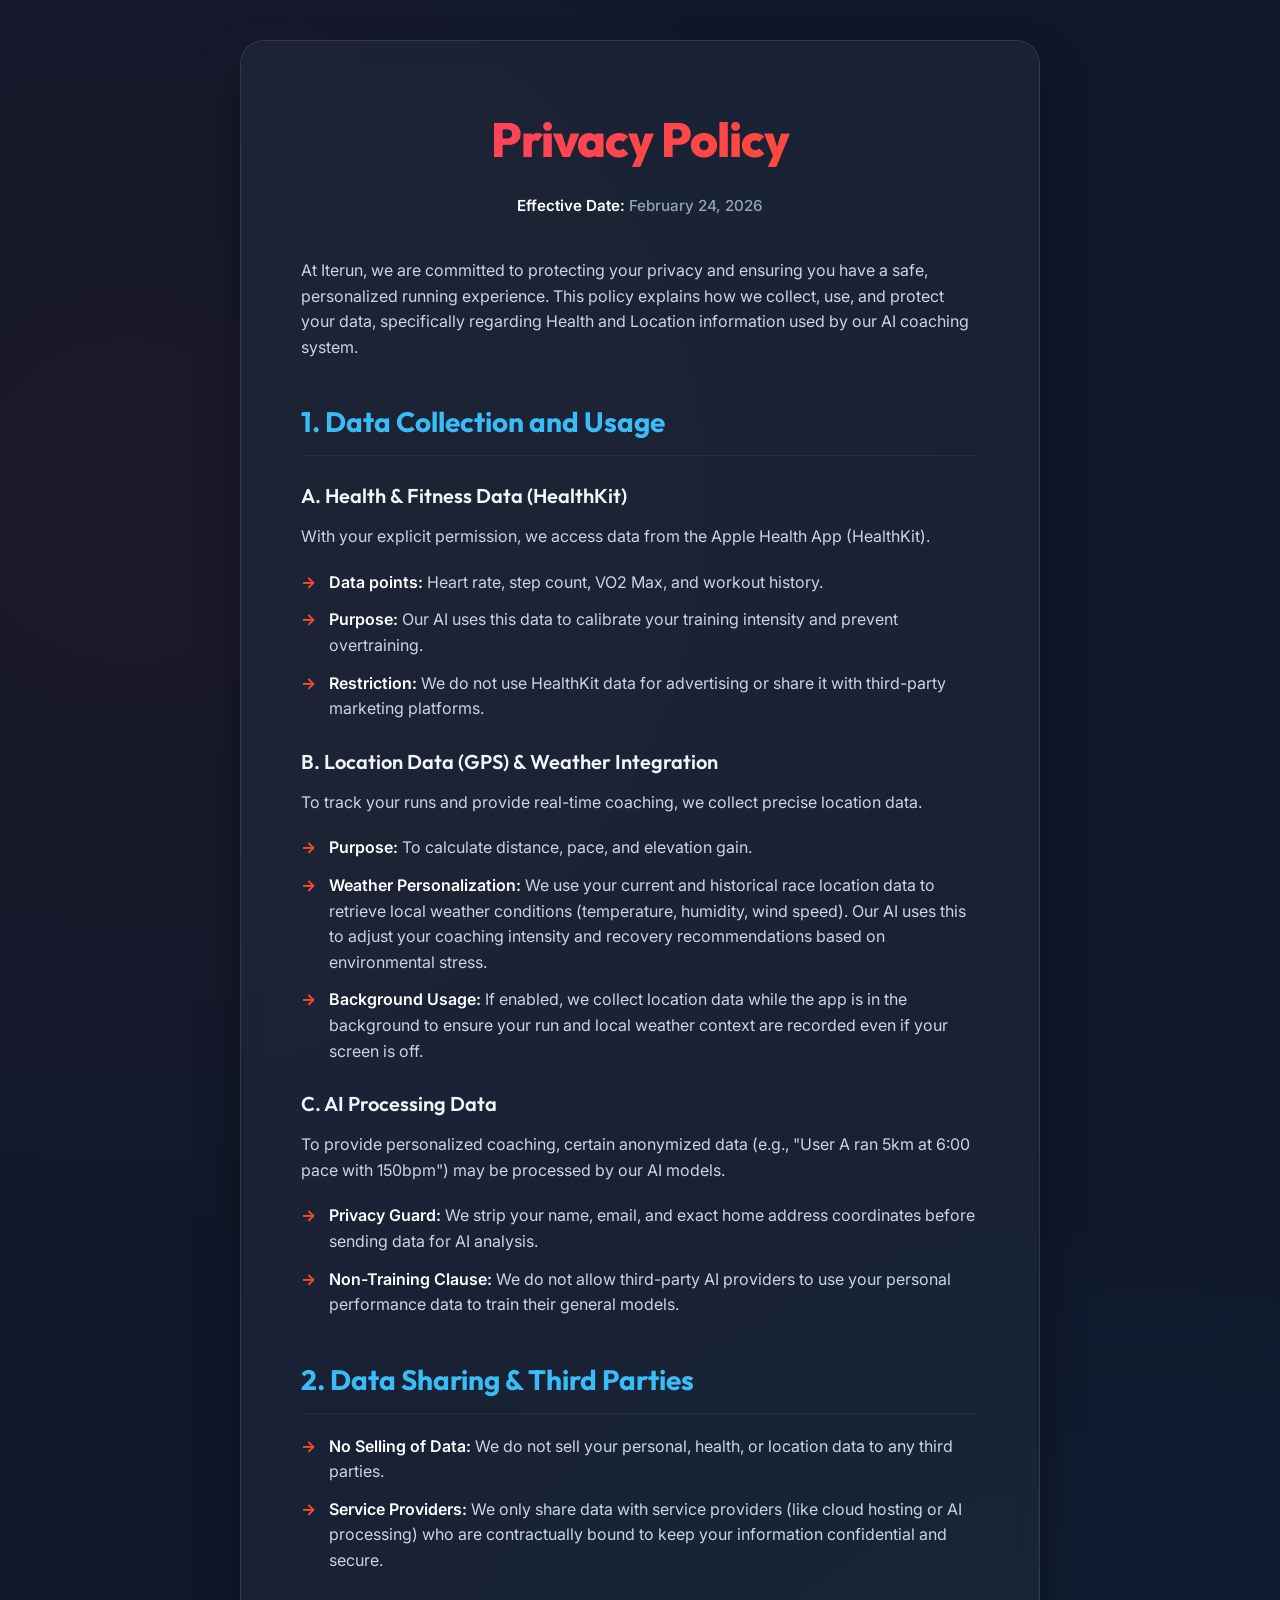
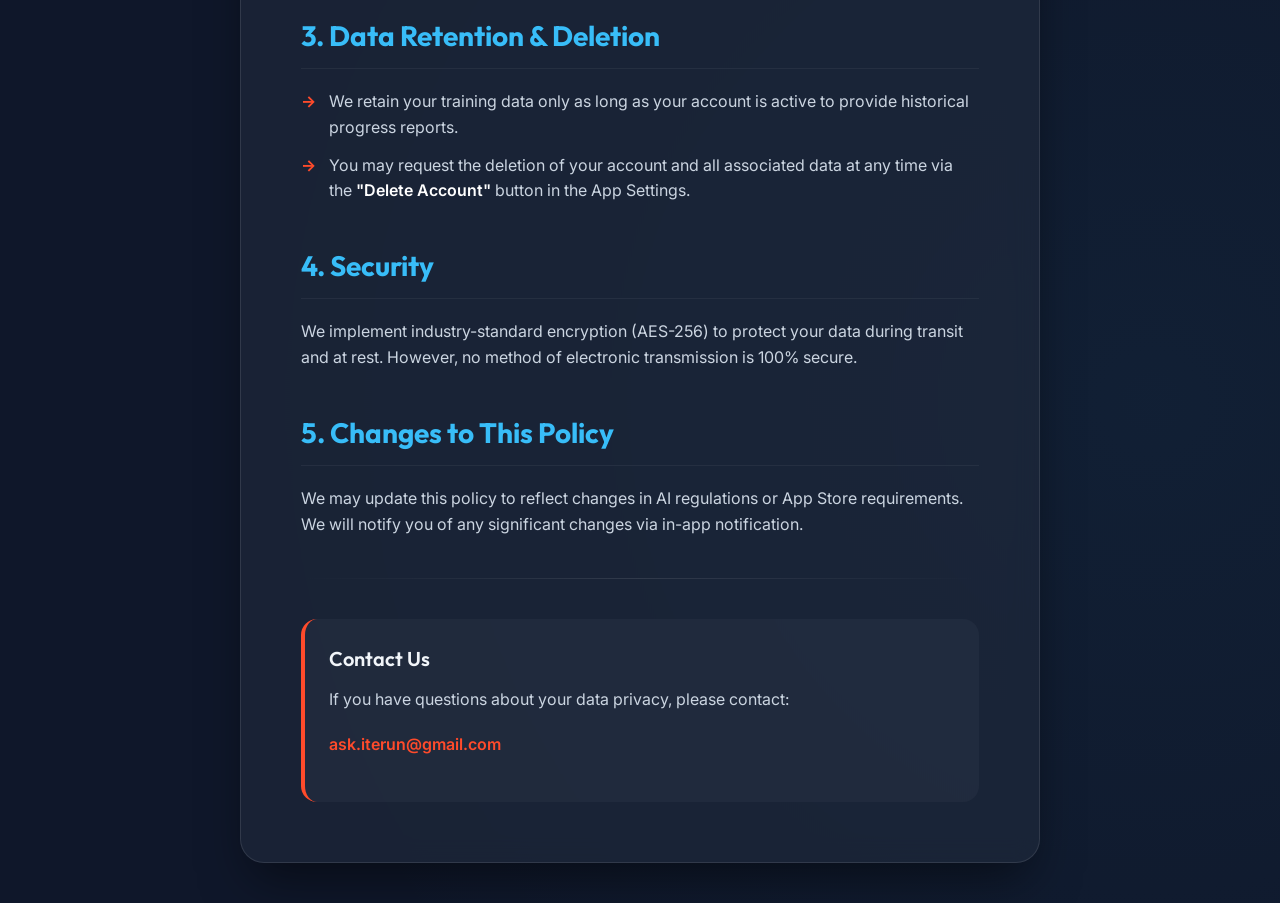
<file: legals/privacy-policy.html>
<!DOCTYPE html>
<html lang="en">

<head>
    <meta charset="UTF-8">
    <meta name="viewport" content="width=device-width, initial-scale=1.0">
    <title>Privacy Policy - Iterun</title>
    <meta name="description"
        content="Privacy Policy for Iterun - AI Coaching for Runners. Learn how we protect your health and location data.">
    <link rel="preconnect" href="https://fonts.googleapis.com">
    <link rel="preconnect" href="https://fonts.gstatic.com" crossorigin>
    <link
        href="https://fonts.googleapis.com/css2?family=Inter:wght@400;600;700&family=Outfit:wght@400;600;800&display=swap"
        rel="stylesheet">
    <style>
        :root {
            --primary: #FF4B2B;
            --primary-gradient: linear-gradient(135deg, #FF416C 0%, #FF4B2B 100%);
            --bg-color: #0F172A;
            --card-bg: rgba(30, 41, 59, 0.7);
            --text-main: #F1F5F9;
            --text-muted: #94A3B8;
            --accent: #38BDF8;
        }

        * {
            margin: 0;
            padding: 0;
            box-sizing: border-box;
        }

        body {
            font-family: 'Inter', -apple-system, BlinkMacSystemFont, sans-serif;
            background-color: var(--bg-color);
            background-image:
                radial-gradient(circle at 10% 20%, rgba(255, 75, 43, 0.05) 0%, transparent 40%),
                radial-gradient(circle at 90% 80%, rgba(56, 189, 248, 0.05) 0%, transparent 40%);
            color: var(--text-main);
            line-height: 1.6;
            min-height: 100vh;
            padding: 40px 20px;
        }

        .container {
            max-width: 800px;
            margin: 0 auto;
            background: var(--card-bg);
            backdrop-filter: blur(12px);
            -webkit-backdrop-filter: blur(12px);
            border: 1px solid rgba(255, 255, 255, 0.1);
            border-radius: 24px;
            padding: 60px;
            box-shadow: 0 25px 50px -12px rgba(0, 0, 0, 0.5);
        }

        header {
            margin-bottom: 40px;
            text-align: center;
        }

        h1 {
            font-family: 'Outfit', sans-serif;
            font-size: 3rem;
            font-weight: 800;
            margin-bottom: 16px;
            background: var(--primary-gradient);
            -webkit-background-clip: text;
            background-clip: text;
            -webkit-text-fill-color: transparent;
            letter-spacing: -0.02em;
        }

        .effective-date {
            color: var(--text-muted);
            font-size: 0.95rem;
            font-weight: 500;
        }

        h2 {
            font-family: 'Outfit', sans-serif;
            font-size: 1.75rem;
            font-weight: 700;
            margin: 40px 0 20px;
            color: var(--accent);
            border-bottom: 1px solid rgba(255, 255, 255, 0.05);
            padding-bottom: 10px;
        }

        h3 {
            font-family: 'Outfit', sans-serif;
            font-size: 1.25rem;
            font-weight: 600;
            margin: 24px 0 12px;
            color: var(--text-main);
        }

        p {
            margin-bottom: 20px;
            color: #CBD5E1;
        }

        strong {
            color: #FFFFFF;
            font-weight: 600;
        }

        ul {
            list-style: none;
            margin-bottom: 24px;
        }

        li {
            position: relative;
            padding-left: 28px;
            margin-bottom: 12px;
            color: #CBD5E1;
        }

        li::before {
            content: "→";
            position: absolute;
            left: 0;
            color: var(--primary);
            font-weight: bold;
        }

        hr {
            border: none;
            height: 1px;
            background: linear-gradient(90deg, transparent, rgba(255, 255, 255, 0.1), transparent);
            margin: 40px 0;
        }

        .contact-box {
            background: rgba(255, 255, 255, 0.03);
            border-radius: 16px;
            padding: 24px;
            margin-top: 40px;
            border-left: 4px solid var(--primary);
        }

        .contact-box h3 {
            margin-top: 0;
        }

        .email {
            color: var(--primary);
            text-decoration: none;
            font-weight: 600;
            transition: color 0.2s;
        }

        .email:hover {
            color: #FF6B4B;
        }

        @media (max-width: 640px) {
            .container {
                padding: 30px 20px;
                border-radius: 16px;
            }

            h1 {
                font-size: 2.25rem;
            }

            h2 {
                font-size: 1.5rem;
            }
        }
    </style>
</head>

<body>
    <div class="container">
        <header>
            <h1>Privacy Policy</h1>
            <p class="effective-date"><strong>Effective Date:</strong> February 24, 2026</p>
        </header>

        <p>At Iterun, we are committed to protecting your privacy and ensuring you have a safe, personalized running
            experience. This policy explains how we collect, use, and protect your data, specifically regarding Health
            and Location information used by our AI coaching system.</p>

        <h2>1. Data Collection and Usage</h2>

        <h3>A. Health & Fitness Data (HealthKit)</h3>
        <p>With your explicit permission, we access data from the Apple Health App (HealthKit).</p>
        <ul>
            <li><strong>Data points:</strong> Heart rate, step count, VO2 Max, and workout history.</li>
            <li><strong>Purpose:</strong> Our AI uses this data to calibrate your training intensity and prevent
                overtraining.</li>
            <li><strong>Restriction:</strong> We do not use HealthKit data for advertising or share it with third-party
                marketing platforms.</li>
        </ul>

        <h3>B. Location Data (GPS) & Weather Integration</h3>
        <p>To track your runs and provide real-time coaching, we collect precise location data.</p>
        <ul>
            <li><strong>Purpose:</strong> To calculate distance, pace, and elevation gain.</li>
            <li><strong>Weather Personalization:</strong> We use your current and historical race location data to
                retrieve local weather conditions (temperature, humidity, wind speed). Our AI uses this to adjust your
                coaching intensity and recovery recommendations based on environmental stress.</li>
            <li><strong>Background Usage:</strong> If enabled, we collect location data while the app is in the
                background to ensure your run and local weather context are recorded even if your screen is off.</li>
        </ul>

        <h3>C. AI Processing Data</h3>
        <p>To provide personalized coaching, certain anonymized data (e.g., "User A ran 5km at 6:00 pace with 150bpm")
            may be processed by our AI models.</p>
        <ul>
            <li><strong>Privacy Guard:</strong> We strip your name, email, and exact home address coordinates before
                sending data for AI analysis.</li>
            <li><strong>Non-Training Clause:</strong> We do not allow third-party AI providers to use your personal
                performance data to train their general models.</li>
        </ul>

        <h2>2. Data Sharing & Third Parties</h2>
        <ul>
            <li><strong>No Selling of Data:</strong> We do not sell your personal, health, or location data to any third
                parties.</li>
            <li><strong>Service Providers:</strong> We only share data with service providers (like cloud hosting or AI
                processing) who are contractually bound to keep your information confidential and secure.</li>
        </ul>

        <h2>3. Data Retention & Deletion</h2>
        <ul>
            <li>We retain your training data only as long as your account is active to provide historical progress
                reports.</li>
            <li>You may request the deletion of your account and all associated data at any time via the <strong>"Delete
                    Account"</strong> button in the App Settings.</li>
        </ul>

        <h2>4. Security</h2>
        <p>We implement industry-standard encryption (AES-256) to protect your data during transit and at rest. However,
            no method of electronic transmission is 100% secure.</p>

        <h2>5. Changes to This Policy</h2>
        <p>We may update this policy to reflect changes in AI regulations or App Store requirements. We will notify you
            of any significant changes via in-app notification.</p>

        <hr>

        <div class="contact-box">
            <h3>Contact Us</h3>
            <p>If you have questions about your data privacy, please contact:</p>
            <p><a href="mailto:ask.iterun@gmail.com" class="email">ask.iterun@gmail.com</a></p>
        </div>
    </div>
</body>

</html>
</file>
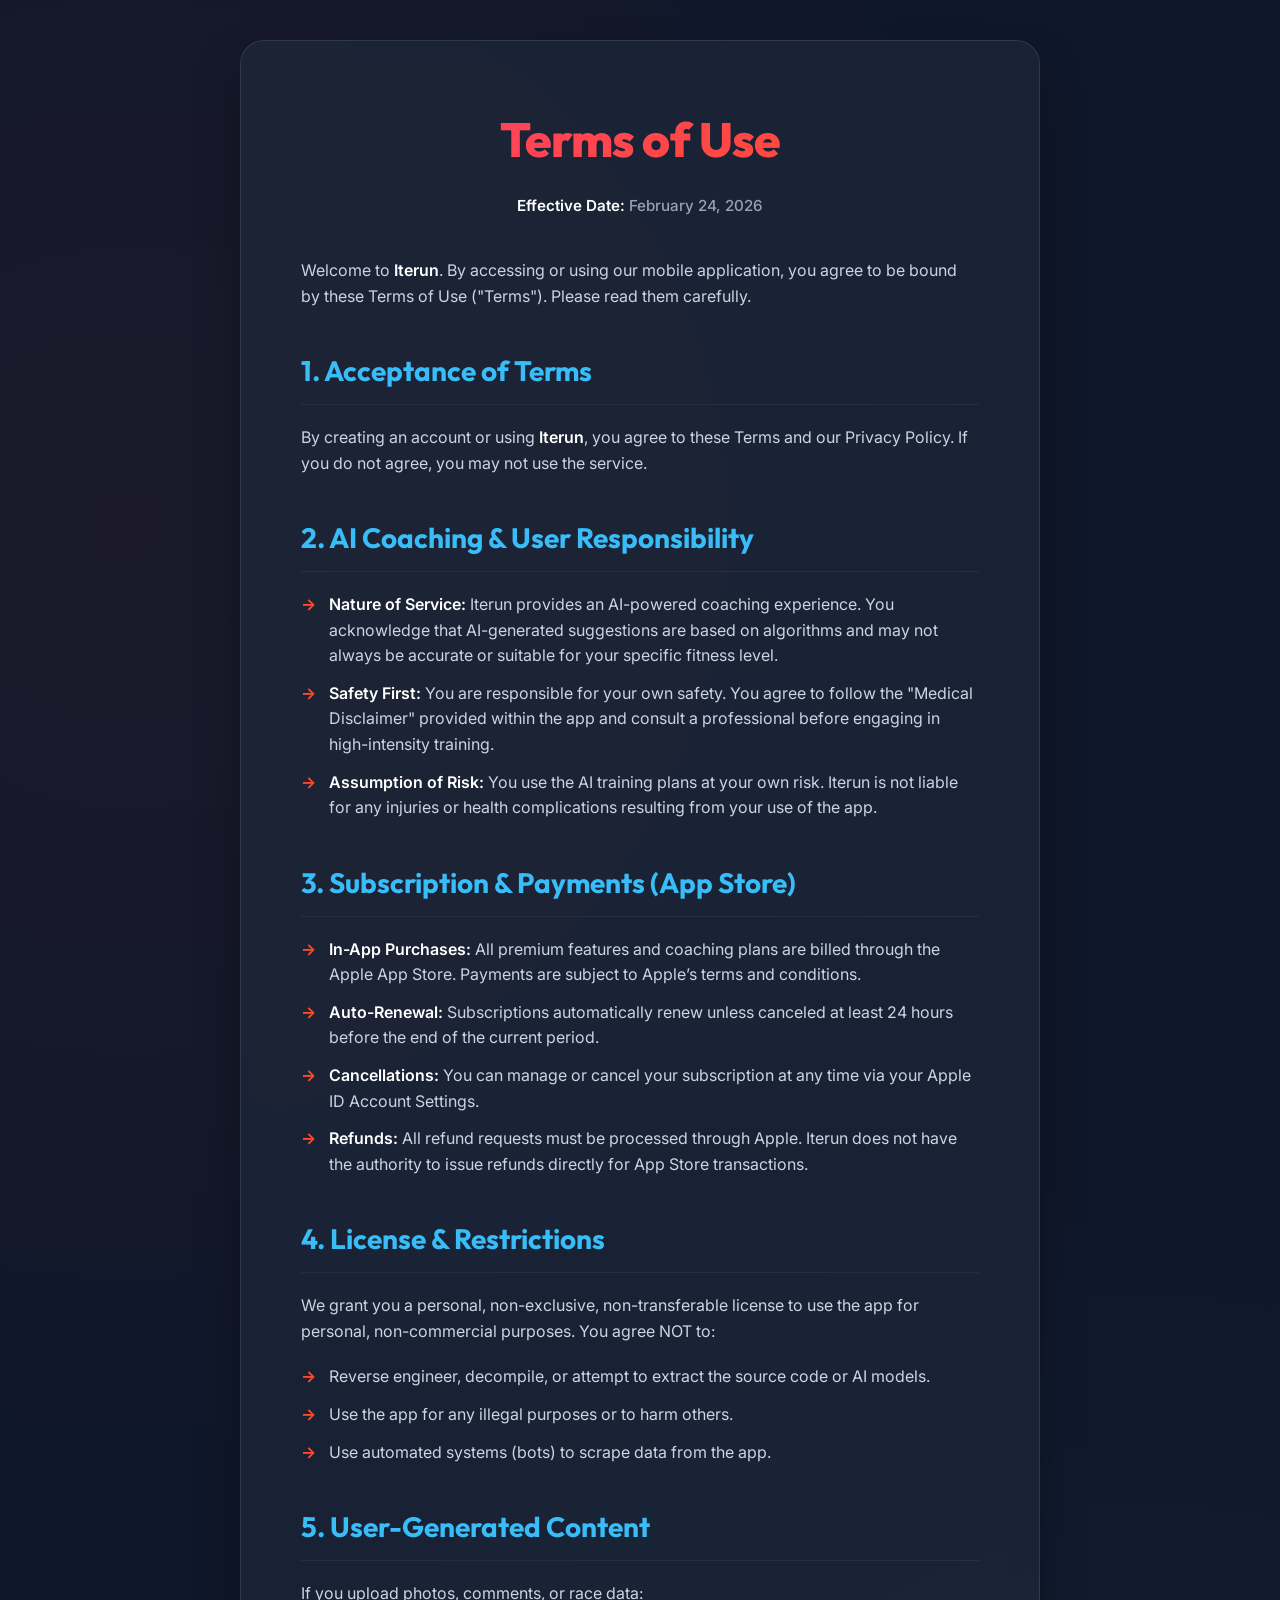
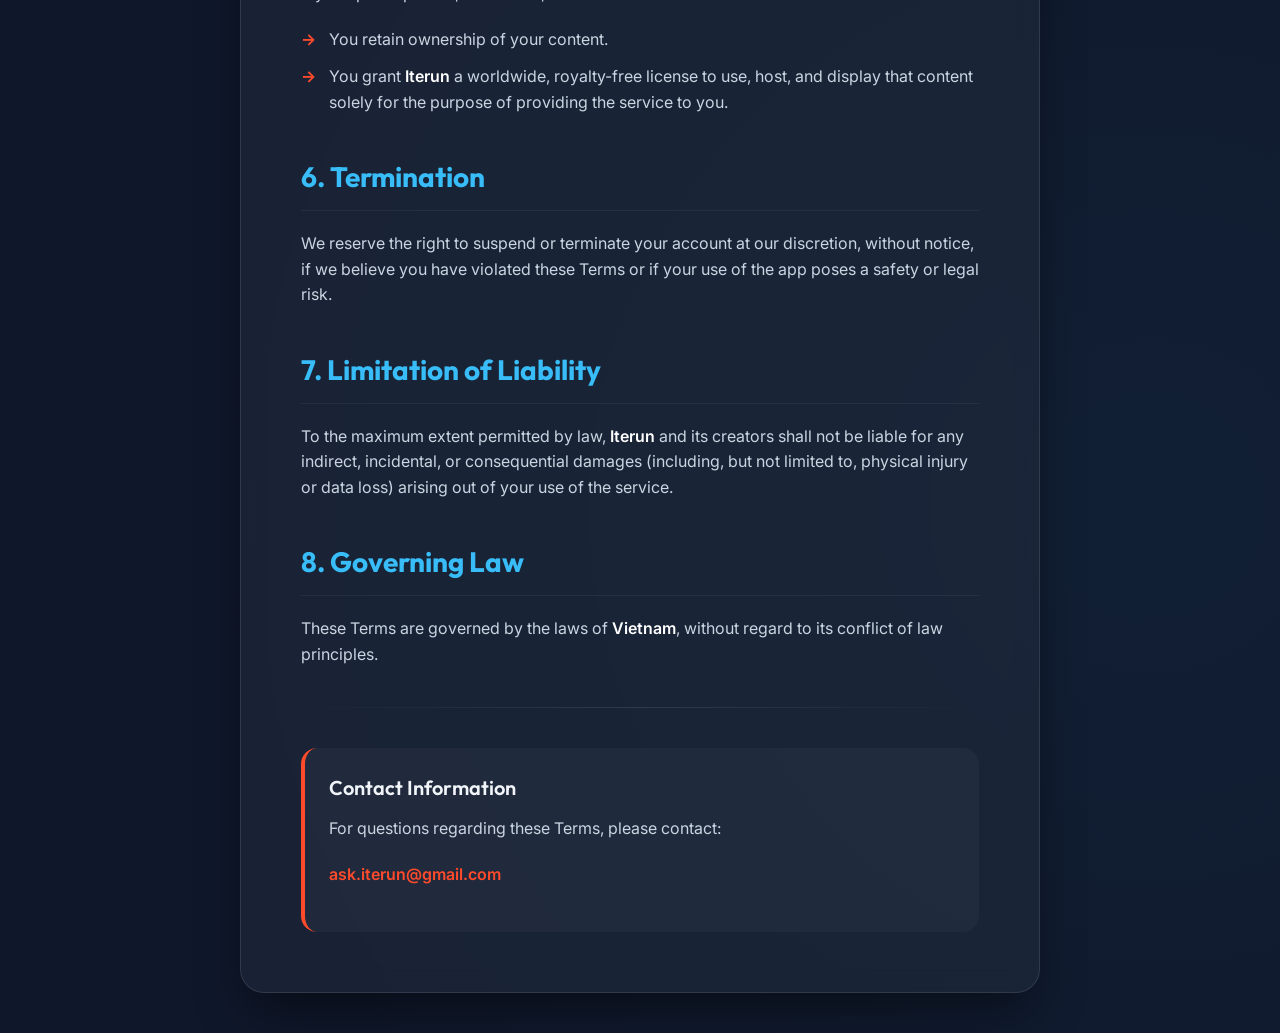
<file: legals/terms-of-use.html>
<!DOCTYPE html>
<html lang="en">

<head>
    <meta charset="UTF-8">
    <meta name="viewport" content="width=device-width, initial-scale=1.0">
    <title>Terms of Use - Iterun</title>
    <meta name="description"
        content="Terms of Use for Iterun - AI Coaching for Runners. Understand our terms, AI coaching responsibility, and subscription policies.">
    <link rel="preconnect" href="https://fonts.googleapis.com">
    <link rel="preconnect" href="https://fonts.gstatic.com" crossorigin>
    <link
        href="https://fonts.googleapis.com/css2?family=Inter:wght@400;600;700&family=Outfit:wght@400;600;800&display=swap"
        rel="stylesheet">
    <style>
        :root {
            --primary: #FF4B2B;
            --primary-gradient: linear-gradient(135deg, #FF416C 0%, #FF4B2B 100%);
            --bg-color: #0F172A;
            --card-bg: rgba(30, 41, 59, 0.7);
            --text-main: #F1F5F9;
            --text-muted: #94A3B8;
            --accent: #38BDF8;
        }

        * {
            margin: 0;
            padding: 0;
            box-sizing: border-box;
        }

        body {
            font-family: 'Inter', -apple-system, BlinkMacSystemFont, sans-serif;
            background-color: var(--bg-color);
            background-image:
                radial-gradient(circle at 10% 20%, rgba(255, 75, 43, 0.05) 0%, transparent 40%),
                radial-gradient(circle at 90% 80%, rgba(56, 189, 248, 0.05) 0%, transparent 40%);
            color: var(--text-main);
            line-height: 1.6;
            min-height: 100vh;
            padding: 40px 20px;
        }

        .container {
            max-width: 800px;
            margin: 0 auto;
            background: var(--card-bg);
            backdrop-filter: blur(12px);
            -webkit-backdrop-filter: blur(12px);
            border: 1px solid rgba(255, 255, 255, 0.1);
            border-radius: 24px;
            padding: 60px;
            box-shadow: 0 25px 50px -12px rgba(0, 0, 0, 0.5);
        }

        header {
            margin-bottom: 40px;
            text-align: center;
        }

        h1 {
            font-family: 'Outfit', sans-serif;
            font-size: 3rem;
            font-weight: 800;
            margin-bottom: 16px;
            background: var(--primary-gradient);
            -webkit-background-clip: text;
            -webkit-text-fill-color: transparent;
            letter-spacing: -0.02em;
        }

        .effective-date {
            color: var(--text-muted);
            font-size: 0.95rem;
            font-weight: 500;
        }

        h2 {
            font-family: 'Outfit', sans-serif;
            font-size: 1.75rem;
            font-weight: 700;
            margin: 40px 0 20px;
            color: var(--accent);
            border-bottom: 1px solid rgba(255, 255, 255, 0.05);
            padding-bottom: 10px;
        }

        h3 {
            font-family: 'Outfit', sans-serif;
            font-size: 1.25rem;
            font-weight: 600;
            margin: 24px 0 12px;
            color: var(--text-main);
        }

        p {
            margin-bottom: 20px;
            color: #CBD5E1;
        }

        strong {
            color: #FFFFFF;
            font-weight: 600;
        }

        ul {
            list-style: none;
            margin-bottom: 24px;
        }

        li {
            position: relative;
            padding-left: 28px;
            margin-bottom: 12px;
            color: #CBD5E1;
        }

        li::before {
            content: "→";
            position: absolute;
            left: 0;
            color: var(--primary);
            font-weight: bold;
        }

        hr {
            border: none;
            height: 1px;
            background: linear-gradient(90deg, transparent, rgba(255, 255, 255, 0.1), transparent);
            margin: 40px 0;
        }

        .contact-box {
            background: rgba(255, 255, 255, 0.03);
            border-radius: 16px;
            padding: 24px;
            margin-top: 40px;
            border-left: 4px solid var(--primary);
        }

        .contact-box h3 {
            margin-top: 0;
        }

        .email {
            color: var(--primary);
            text-decoration: none;
            font-weight: 600;
            transition: color 0.2s;
        }

        .email:hover {
            color: #FF6B4B;
        }

        @media (max-width: 640px) {
            .container {
                padding: 30px 20px;
                border-radius: 16px;
            }

            h1 {
                font-size: 2.25rem;
            }

            h2 {
                font-size: 1.5rem;
            }
        }
    </style>
</head>

<body>
    <div class="container">
        <header>
            <h1>Terms of Use</h1>
            <p class="effective-date"><strong>Effective Date:</strong> February 24, 2026</p>
        </header>

        <p>Welcome to <strong>Iterun</strong>. By accessing or using our mobile application, you agree to be bound by
            these Terms of Use ("Terms"). Please read them carefully.</p>

        <h2>1. Acceptance of Terms</h2>
        <p>By creating an account or using <strong>Iterun</strong>, you agree to these Terms and our Privacy Policy. If
            you do not agree, you may not use the service.</p>

        <h2>2. AI Coaching & User Responsibility</h2>
        <ul>
            <li><strong>Nature of Service:</strong> Iterun provides an AI-powered coaching experience. You acknowledge
                that AI-generated suggestions are based on algorithms and may not always be accurate or suitable for
                your specific fitness level.</li>
            <li><strong>Safety First:</strong> You are responsible for your own safety. You agree to follow the "Medical
                Disclaimer" provided within the app and consult a professional before engaging in high-intensity
                training.</li>
            <li><strong>Assumption of Risk:</strong> You use the AI training plans at your own risk. Iterun is not
                liable for any injuries or health complications resulting from your use of the app.</li>
        </ul>

        <h2>3. Subscription & Payments (App Store)</h2>
        <ul>
            <li><strong>In-App Purchases:</strong> All premium features and coaching plans are billed through the Apple
                App Store. Payments are subject to Apple’s terms and conditions.</li>
            <li><strong>Auto-Renewal:</strong> Subscriptions automatically renew unless canceled at least 24 hours
                before the end of the current period.</li>
            <li><strong>Cancellations:</strong> You can manage or cancel your subscription at any time via your Apple ID
                Account Settings.</li>
            <li><strong>Refunds:</strong> All refund requests must be processed through Apple. Iterun does not have the
                authority to issue refunds directly for App Store transactions.</li>
        </ul>

        <h2>4. License & Restrictions</h2>
        <p>We grant you a personal, non-exclusive, non-transferable license to use the app for personal, non-commercial
            purposes. You agree NOT to:</p>
        <ul>
            <li>Reverse engineer, decompile, or attempt to extract the source code or AI models.</li>
            <li>Use the app for any illegal purposes or to harm others.</li>
            <li>Use automated systems (bots) to scrape data from the app.</li>
        </ul>

        <h2>5. User-Generated Content</h2>
        <p>If you upload photos, comments, or race data:</p>
        <ul>
            <li>You retain ownership of your content.</li>
            <li>You grant <strong>Iterun</strong> a worldwide, royalty-free license to use, host, and display that
                content solely for the purpose of providing the service to you.</li>
        </ul>

        <h2>6. Termination</h2>
        <p>We reserve the right to suspend or terminate your account at our discretion, without notice, if we believe
            you have violated these Terms or if your use of the app poses a safety or legal risk.</p>

        <h2>7. Limitation of Liability</h2>
        <p>To the maximum extent permitted by law, <strong>Iterun</strong> and its creators shall not be liable for any
            indirect, incidental, or consequential damages (including, but not limited to, physical injury or data loss)
            arising out of your use of the service.</p>

        <h2>8. Governing Law</h2>
        <p>These Terms are governed by the laws of <strong>Vietnam</strong>, without regard to its conflict of law
            principles.</p>

        <hr>

        <div class="contact-box">
            <h3>Contact Information</h3>
            <p>For questions regarding these Terms, please contact:</p>
            <p><a href="mailto:ask.iterun@gmail.com" class="email">ask.iterun@gmail.com</a></p>
        </div>
    </div>
</body>

</html>
</file>
